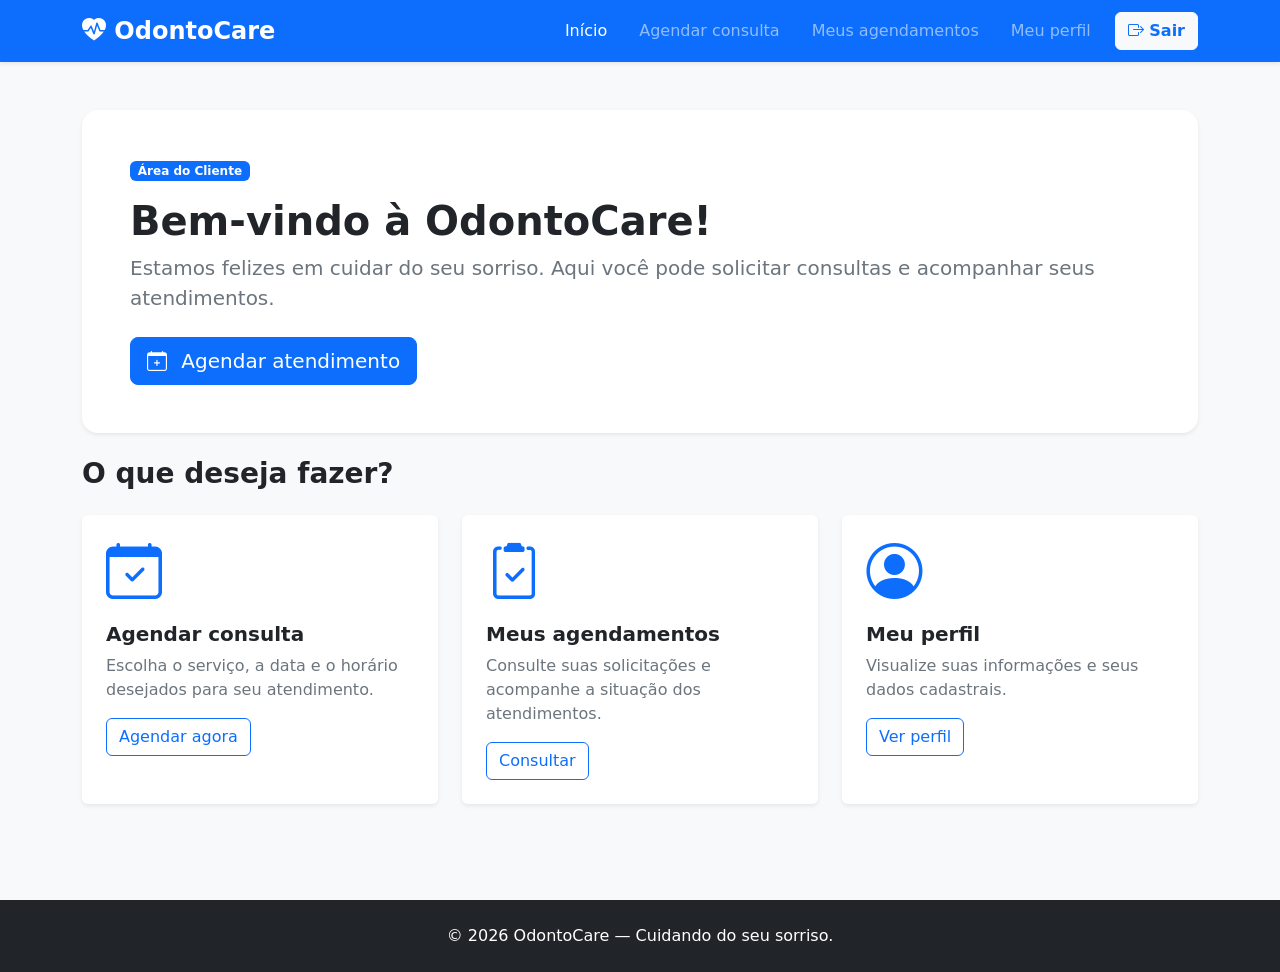
<file: src/main/resources/templates/cliente/index.html>
<!DOCTYPE html>
<html lang="pt-BR" xmlns:th="http://www.thymeleaf.org">

<head>
    <meta charset="UTF-8">
    <meta name="viewport" content="width=device-width, initial-scale=1.0">

    <title>Área do Cliente | OdontoCare</title>

    <link href="https://cdn.jsdelivr.net/npm/bootstrap@5.3.8/dist/css/bootstrap.min.css"
          rel="stylesheet">

    <link rel="stylesheet"
          href="https://cdn.jsdelivr.net/npm/bootstrap-icons@1.11.3/font/bootstrap-icons.min.css">
</head>

<body class="bg-light">

<!-- MENU -->
<nav class="navbar navbar-expand-lg navbar-dark bg-primary shadow-sm">

    <div class="container">

        <a class="navbar-brand fw-bold fs-4" th:href="@{/cliente}">
            <i class="bi bi-heart-pulse-fill"></i>
            OdontoCare
        </a>

        <button class="navbar-toggler" type="button"
                data-bs-toggle="collapse" data-bs-target="#menu">
            <span class="navbar-toggler-icon"></span>
        </button>

        <div class="collapse navbar-collapse" id="menu">

            <ul class="navbar-nav ms-auto align-items-lg-center gap-lg-3">

                <li class="nav-item">
                    <a class="nav-link active" th:href="@{/cliente}">
                        Início
                    </a>
                </li>

                <li class="nav-item">
                    <a class="nav-link" th:href="@{/cliente/agendamento}">
                        Agendar consulta
                    </a>
                </li>

                <li class="nav-item">
                    <a class="nav-link" th:href="@{/cliente/meus-agendamentos}">
                        Meus agendamentos
                    </a>
                </li>

                <li class="nav-item">
                    <a class="nav-link" th:href="@{/cliente/perfil}">
                        Meu perfil
                    </a>
                </li>

                <li class="nav-item">
                    <form th:action="@{/logout}" method="post">
                        <button class="btn btn-light text-primary fw-semibold"
                                type="submit">
                            <i class="bi bi-box-arrow-right"></i>
                            Sair
                        </button>
                    </form>
                </li>

            </ul>

        </div>

    </div>

</nav>


<!-- BOAS-VINDAS -->
<main class="container py-5">

    <div class="bg-white rounded-4 shadow-sm p-4 p-md-5 mb-4">

        <span class="badge bg-primary mb-3">
            Área do Cliente
        </span>

        <h1 class="fw-bold text-dark">
            Bem-vindo à OdontoCare!
        </h1>

        <p class="text-secondary lead mb-0">
            Estamos felizes em cuidar do seu sorriso.
            Aqui você pode solicitar consultas e acompanhar
            seus atendimentos.
        </p>

        <a th:href="@{/cliente/agendamento}"
           class="btn btn-primary btn-lg mt-4">

            <i class="bi bi-calendar-plus me-2"></i>
            Agendar atendimento

        </a>

    </div>


    <!-- FUNCIONALIDADES -->
    <h3 class="fw-bold mb-4">O que deseja fazer?</h3>

    <div class="row g-4">

        <!-- AGENDAMENTO -->
        <div class="col-md-6 col-lg-4">

            <div class="card border-0 shadow-sm h-100">

                <div class="card-body p-4">

                    <i class="bi bi-calendar-check display-4 text-primary"></i>

                    <h5 class="fw-bold mt-3">
                        Agendar consulta
                    </h5>

                    <p class="text-secondary">
                        Escolha o serviço, a data e o horário
                        desejados para seu atendimento.
                    </p>

                    <a th:href="@{/cliente/agendamento}"
                       class="btn btn-outline-primary">
                        Agendar agora
                    </a>

                </div>

            </div>

        </div>


        <!-- MEUS AGENDAMENTOS -->
        <div class="col-md-6 col-lg-4">

            <div class="card border-0 shadow-sm h-100">

                <div class="card-body p-4">

                    <i class="bi bi-clipboard2-check display-4 text-primary"></i>

                    <h5 class="fw-bold mt-3">
                        Meus agendamentos
                    </h5>

                    <p class="text-secondary">
                        Consulte suas solicitações e acompanhe
                        a situação dos atendimentos.
                    </p>

                    <a th:href="@{/cliente/meus-agendamentos}"
                       class="btn btn-outline-primary">
                        Consultar
                    </a>

                </div>

            </div>

        </div>


        <!-- PERFIL -->
        <div class="col-md-6 col-lg-4">

            <div class="card border-0 shadow-sm h-100">

                <div class="card-body p-4">

                    <i class="bi bi-person-circle display-4 text-primary"></i>

                    <h5 class="fw-bold mt-3">
                        Meu perfil
                    </h5>

                    <p class="text-secondary">
                        Visualize suas informações e seus
                        dados cadastrais.
                    </p>

                    <a th:href="@{/cliente/perfil}"
                       class="btn btn-outline-primary">
                        Ver perfil
                    </a>

                </div>

            </div>

        </div>

    </div>

</main>


<!-- RODAPÉ -->
<footer class="bg-dark text-white text-center py-4 mt-5">

    <p class="mb-0">
        © 2026 OdontoCare — Cuidando do seu sorriso.
    </p>

</footer>

<script src="https://cdn.jsdelivr.net/npm/bootstrap@5.3.8/dist/js/bootstrap.bundle.min.js"></script>

</body>
</html>
</file>
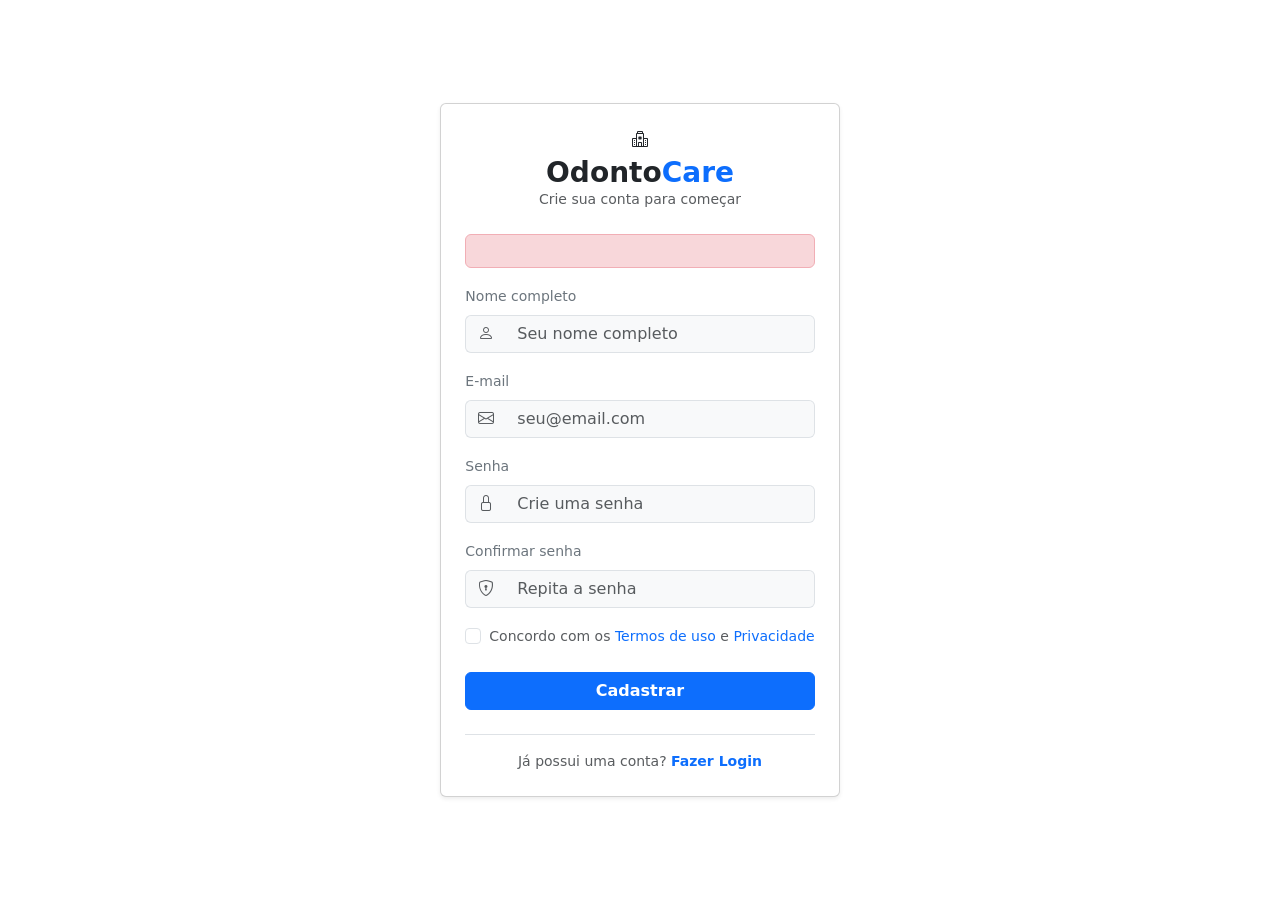
<file: src/main/resources/templates/cadastro.html>
<!DOCTYPE html>
<html lang="pt-BR" xmlns:th="http://www.thymeleaf.org">

<head>
    <meta charset="UTF-8">
    <meta name="viewport" content="width=device-width, initial-scale=1.0">

    <title>OdontoCare - Cadastrar</title>

    <!-- Bootstrap 5 CSS -->
    <link href="https://cdn.jsdelivr.net/npm/bootstrap@5.3.2/dist/css/bootstrap.min.css"
          rel="stylesheet">

    <!-- Bootstrap Icons -->
    <link href="https://cdn.jsdelivr.net/npm/bootstrap-icons@1.11.1/font/bootstrap-icons.css"
          rel="stylesheet">

    <!-- CSS da página -->
    <link rel="stylesheet" th:href="@{/css/cadastro.css}">
</head>

<body class="d-flex align-items-center justify-content-center min-vh-100 p-3">

<div class="card card-register shadow-sm p-4 bg-white my-4">

    <!-- CABEÇALHO DA MARCA -->
    <div class="text-center mb-4">

        <div class="brand-icon mb-1">
            <i class="bi bi-hospital"></i>
        </div>

        <h3 class="fw-bold text-dark m-0">
            Odonto<span class="text-primary">Care</span>
        </h3>

        <p class="text-muted small mb-0">
            Crie sua conta para começar
        </p>

    </div>

    <!-- FORMULÁRIO DE CADASTRO -->
    <form th:action="@{/cadastro}"
          th:object="${clienteCadastro}"
          method="post">

        <!-- ERROS GERAIS -->
        <div class="alert alert-danger"
             th:if="${#fields.hasGlobalErrors()}">

            <p class="mb-0"
               th:each="erro : ${#fields.globalErrors()}"
               th:text="${erro}">
            </p>

        </div>

        <!-- NOME COMPLETO -->
        <div class="mb-3">

            <label for="nome"
                   class="form-label text-secondary small fw-medium">
                Nome completo
            </label>

            <div class="input-group">

                <span class="input-group-text bg-light border-end-0">
                    <i class="bi bi-person text-muted"></i>
                </span>

                <input type="text"
                       th:field="*{nome}"
                       id="nome"
                       class="form-control bg-light border-start-0"
                       placeholder="Seu nome completo">

            </div>

            <small class="text-danger"
                   th:if="${#fields.hasErrors('nome')}"
                   th:errors="*{nome}">
            </small>

        </div>

        <!-- E-MAIL -->
        <div class="mb-3">

            <label for="email"
                   class="form-label text-secondary small fw-medium">
                E-mail
            </label>

            <div class="input-group">

                <span class="input-group-text bg-light border-end-0">
                    <i class="bi bi-envelope text-muted"></i>
                </span>

                <input type="email"
                       th:field="*{email}"
                       id="email"
                       class="form-control bg-light border-start-0"
                       placeholder="seu@email.com">

            </div>

            <small class="text-danger"
                   th:if="${#fields.hasErrors('email')}"
                   th:errors="*{email}">
            </small>

        </div>

        <!-- SENHA -->
        <div class="mb-3">

            <label for="senha"
                   class="form-label text-secondary small fw-medium">
                Senha
            </label>

            <div class="input-group">

                <span class="input-group-text bg-light border-end-0">
                    <i class="bi bi-lock text-muted"></i>
                </span>

                <input type="password"
                       th:field="*{senha}"
                       id="senha"
                       class="form-control bg-light border-start-0"
                       placeholder="Crie uma senha">

            </div>

            <small class="text-danger"
                   th:if="${#fields.hasErrors('senha')}"
                   th:errors="*{senha}">
            </small>

        </div>

        <!-- CONFIRMAR SENHA -->
        <div class="mb-3">

            <label for="confirmarSenha"
                   class="form-label text-secondary small fw-medium">
                Confirmar senha
            </label>

            <div class="input-group">

                <span class="input-group-text bg-light border-end-0">
                    <i class="bi bi-shield-lock text-muted"></i>
                </span>

                <input type="password"
                       th:field="*{confirmarSenha}"
                       id="confirmarSenha"
                       class="form-control bg-light border-start-0"
                       placeholder="Repita a senha">

            </div>

            <small class="text-danger"
                   th:if="${#fields.hasErrors('confirmarSenha')}"
                   th:errors="*{confirmarSenha}">
            </small>

        </div>

        <!-- TERMOS DE USO -->
        <div class="form-check mb-4">

            <input type="checkbox"
                   class="form-check-input"
                   id="terms"
                   required>

            <label class="form-check-label text-muted small"
                   for="terms">

                Concordo com os
                <a href="#"
                   class="text-primary text-decoration-none">
                    Termos de uso
                </a>
                e
                <a href="#"
                   class="text-primary text-decoration-none">
                    Privacidade
                </a>

            </label>

        </div>

        <!-- BOTÃO CADASTRAR -->
        <button type="submit"
                class="btn btn-primary w-100 rounded-2 fw-semibold">
            Cadastrar
        </button>

    </form>

    <!-- RODAPÉ -->
    <div class="text-center mt-4 pt-3 border-top">

        <p class="text-muted small mb-0">
            Já possui uma conta?

            <a th:href="@{/login}"
               class="text-primary text-decoration-none fw-semibold">
                Fazer Login
            </a>
        </p>

    </div>

</div>

<!-- Bootstrap 5 JS Bundle -->
<script src="https://cdn.jsdelivr.net/npm/bootstrap@5.3.2/dist/js/bootstrap.bundle.min.js"></script>

</body>
</html>
</file>
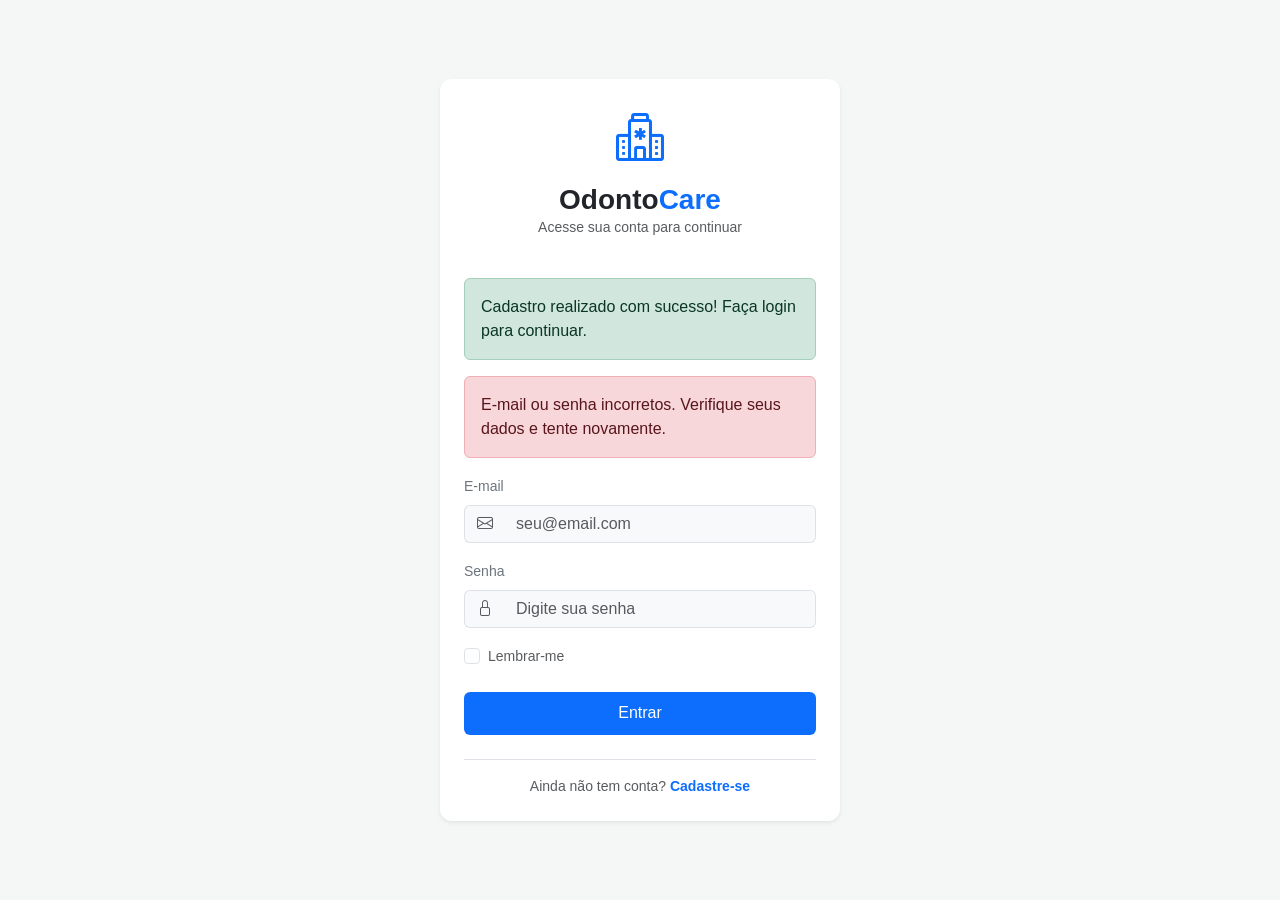
<file: src/main/resources/templates/login.html>
<!DOCTYPE html>
<html lang="pt-BR" xmlns:th="http://www.thymeleaf.org">
<head>
    <meta charset="UTF-8">
    <meta name="viewport" content="width=device-width, initial-scale=1.0">
    <title>OdontoCare - Login</title>
    <!-- Bootstrap 5 CSS -->
    <link href="https://cdn.jsdelivr.net/npm/bootstrap@5.3.2/dist/css/bootstrap.min.css" rel="stylesheet">
    <!-- Bootstrap Icons -->
    <link href="https://cdn.jsdelivr.net/npm/bootstrap-icons@1.11.1/font/bootstrap-icons.css" rel="stylesheet">
    <style>
        body {
            background-color: #f4f7f6;
            font-family: 'Segoe UI', Tahoma, Geneva, Verdana, sans-serif;
        }
        .card-login {
            max-width: 400px;
            width: 100%;
            border: none;
            border-radius: 12px;
        }
        .brand-icon {
            font-size: 3rem;
            color: #0d6efd;
        }
        .btn-primary {
            background-color: #0d6efd;
            border: none;
            padding: 0.6rem;
            font-weight: 500;
        }
        .btn-primary:hover {
            background-color: #0b5ed7;
        }
    </style>
</head>
<body class="d-flex align-items-center justify-content-center min-vh-100 p-3">

<div class="card card-login shadow-sm p-4 bg-white">
    <!-- CABEÇALHO DA MARCA -->
    <div class="text-center mb-4">
        <div class="brand-icon mb-2">
            <i class="bi bi-hospital"></i>
        </div>
        <h3 class="fw-bold text-dark m-0">Odonto<span class="text-primary">Care</span></h3>
        <p class="text-muted small">Acesse sua conta para continuar</p>
    </div>

    <!-- FORMULÁRIO DE LOGIN -->
    <form th:action="@{/login}" method="post">
        <!-- CADASTRO REALIZADO -->
        <div class="alert alert-success"
             th:if="${param.cadastro != null}">

            Cadastro realizado com sucesso!
            Faça login para continuar.

        </div>

        <!-- ERRO DE LOGIN -->
        <div class="alert alert-danger"
             th:if="${param.erro != null}">

            E-mail ou senha incorretos.
            Verifique seus dados e tente novamente.

        </div>
        <!-- E-MAIL -->
        <div class="mb-3">

            <label for="email"
                   class="form-label text-secondary small fw-medium">
                E-mail
            </label>

            <div class="input-group">

            <span class="input-group-text bg-light border-end-0">
                <i class="bi bi-envelope text-muted"></i>
            </span>

                <input
                        type="email"
                        class="form-control bg-light border-start-0"
                        id="email"
                        name="username"
                        placeholder="seu@email.com"
                        required>

            </div>

        </div>

        <!-- SENHA -->
        <div class="mb-3">

            <label for="password"
                   class="form-label text-secondary small fw-medium">
                Senha
            </label>

            <div class="input-group">

            <span class="input-group-text bg-light border-end-0">
                <i class="bi bi-lock text-muted"></i>
            </span>

                <input
                        type="password"
                        class="form-control bg-light border-start-0"
                        id="password"
                        name="password"
                        placeholder="Digite sua senha"
                        required>

            </div>

        </div>

        <!-- LEMBRAR -->
        <div class="form-check mb-4">

            <input
                    type="checkbox"
                    class="form-check-input"
                    id="remember"
                    name="remember-me">

            <label class="form-check-label text-muted small"
                   for="remember">
                Lembrar-me
            </label>

        </div>

        <!-- BOTÃO -->
        <button type="submit"
                class="btn btn-primary w-100 rounded-2">

            Entrar

        </button>

    </form>
    <!-- RODAPÉ -->
    <div class="text-center mt-4 pt-3 border-top">
        <p class="text-muted small mb-0">Ainda não tem conta? <a  th:href="@{/cadastro}" class="text-primary text-decoration-none fw-semibold">Cadastre-se</a></p>
    </div>
</div>

<!-- Bootstrap 5 JS Bundle -->
<script src="https://cdn.jsdelivr.net/npm/bootstrap@5.3.2/dist/js/bootstrap.bundle.min.js"></script>
</body>
</html>
</file>
